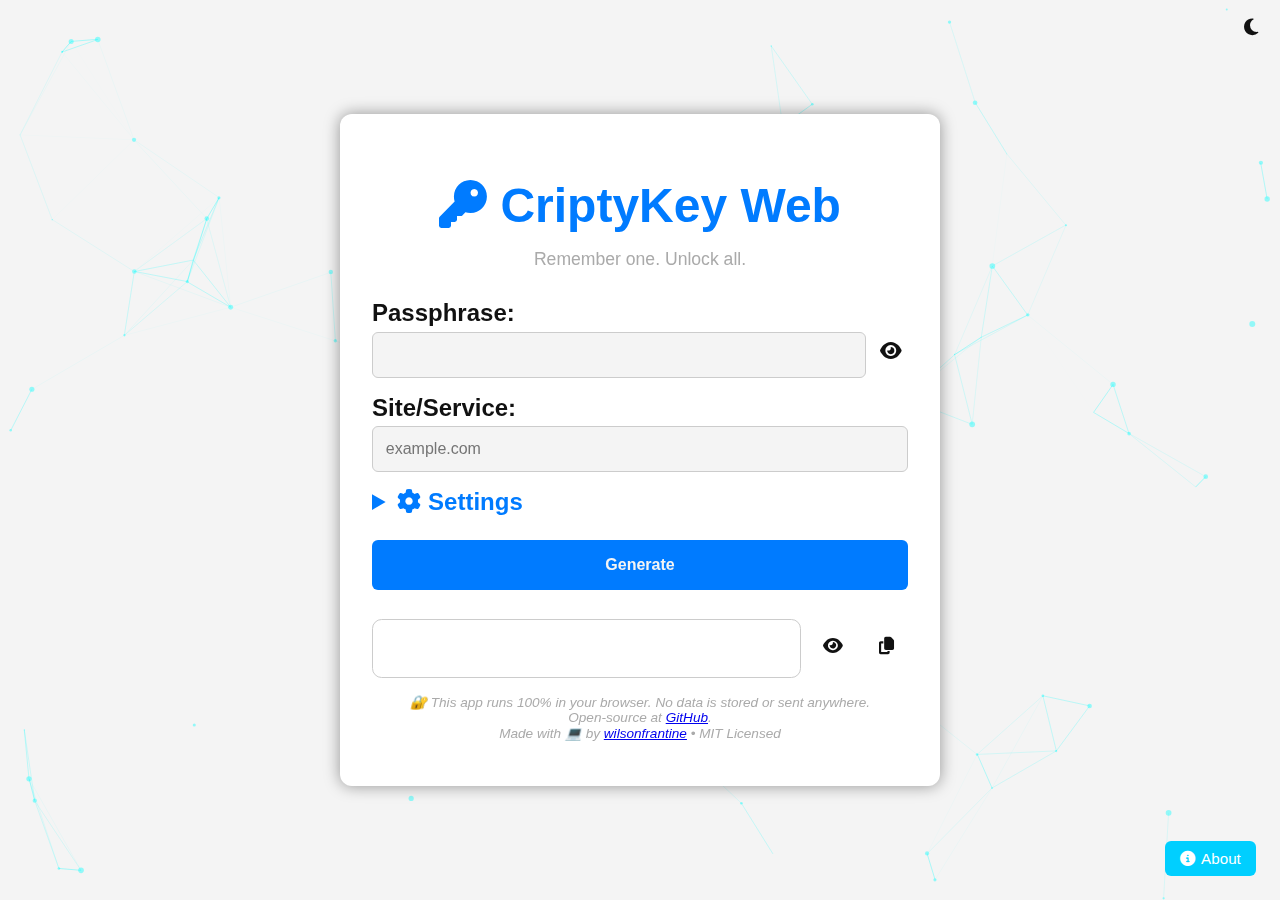
<file: docs/index.html>
<!DOCTYPE html>
<html lang="en">
<head>
  <meta charset="UTF-8" />
  <meta http-equiv="Content-Security-Policy" content="default-src 'self'; script-src 'self'; style-src 'self' 'unsafe-inline'; img-src 'self'; font-src 'self'; connect-src 'none';">
  <title>🔐 CriptyKey Web</title>
  <meta name="viewport" content="width=device-width, initial-scale=1.0" />
  <link rel="stylesheet" href="css/style.css" />
  <link rel="stylesheet" href="fonts/css/all.min.css">
</head>
<body class="theme-dark">
  <div id="particles-js"></div>

  <button id="theme-toggle" aria-label="Toggle theme">
    <i class="fas fa-moon"></i>
  </button>

  <main>
    <h1><i class="fas fa-key"></i> CriptyKey Web</h1>
    <p id="slogan" class="slogan">Remember one. Unlock all.</p>

    <form id="ckey-form" autocomplete="off" onsubmit="return false;">
      <label for="pass">Passphrase:</label>
      <div class="input-group">
        <input type="password" id="pass" autocomplete="new-password" />
        <button type="button" class="toggle-visibility" data-target="pass">
          <i class="fas fa-eye"></i>
        </button>
      </div>

      <label for="site">Site/Service:</label>
      <input type="text" id="site" placeholder="example.com" required />

      <details>
        <summary><i class="fas fa-gear"></i> Settings</summary>
        <label for="length">Length:</label>
        <input type="number" id="length" value="20" min="8" max="64" />

        <label for="style">Style:</label>
        <select id="style">
          <option value="default">default</option>
          <option value="alphanumeric">alphanumeric</option>
          <option value="ascii-only">ascii-only</option>
          <option value="strong-symbol">strong-symbol</option>
        </select>
      </details>

      <button type="submit" class="generate">Generate</button>
    </form>

    <div id="output-container" class="hidden">
      <input type="password" id="output" readonly />
      <button type="button" id="reveal-output">
        <i class="fas fa-eye"></i>
      </button>
      <button type="button" id="copy-output">
        <i class="fas fa-copy"></i>
      </button>
    </div>
    <p class="privacy-note">
      🔐 This app runs 100% in your browser. No data is stored or sent anywhere.<br />
      Open-source at <a href="https://github.com/wilsonfrantine/criptykey" target="_blank">GitHub</a>.
    </br> Made with 💻 by <a href="https://github.com/wilsonfrantine" target="_blank">wilsonfrantine</a> • MIT Licensed

    </p>
  </main>

  <button id="about-btn" class="about-link">
  <i class="fas fa-circle-info"></i> About
</button>

<div id="about-modal" class="modal hidden">
  <div class="modal-content">
    <span id="close-modal" class="close">&times;</span>
    <h2>🔐 About CriptyKey Web</h2>
    <p><strong>CriptyKey</strong> helps you create strong and unique passwords for each website or service — using just one phrase that only you know.</p>
    
    <p>Instead of remembering dozens of passwords, you just remember one sentence (your <em>passphrase</em>). CriptyKey uses that to generate secure passwords that are:</p>

    <ul>
      <li>🔒 Unique for each website</li>
      <li>⚡ Instantly generated — nothing is saved or sent anywhere</li>
      <li>🧠 Easy to use, no need to install or register</li>
    </ul>

    <p>You are always in control. Everything runs on your device, safely and privately.</p>
    
    <p>🔗 <a href="https://github.com/wilsonfrantine/CriptyKey" target="_blank">See how it works on GitHub</a></p>
  </div>
</div>



  <!-- Scripts -->
  <script src="js/particles.min.js"></script>
  <script src="js/theme.js"></script>
  <script src="js/visual.js"></script>
  <script src="js/particles.js"></script>
  <script type="module" src="js/app.js"></script>
</body>
</html>
</file>
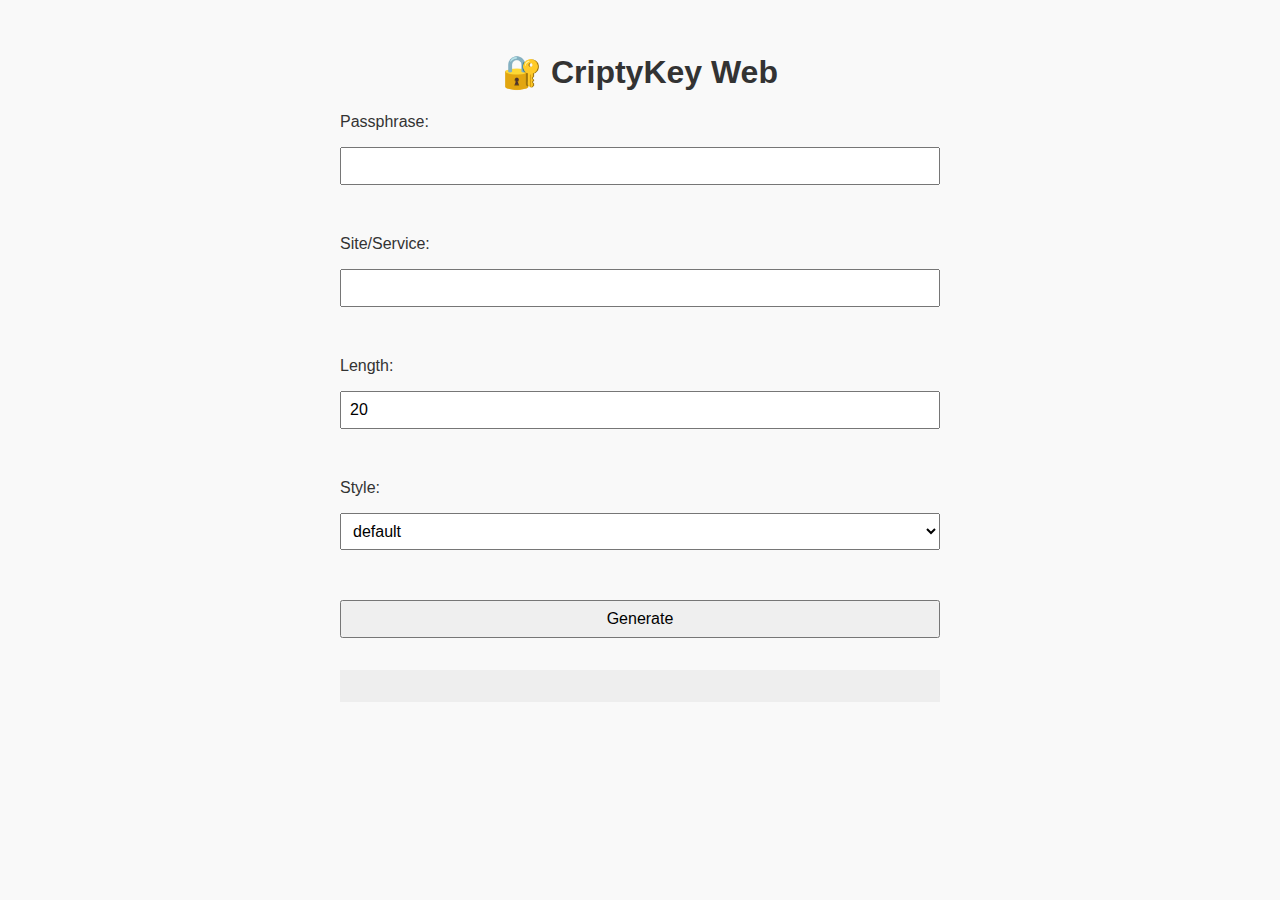
<file: web/index.html>
<!DOCTYPE html>
<html lang="en">
<head>
  <meta charset="UTF-8" />
  <meta name="viewport" content="width=device-width, initial-scale=1.0"/>
  <title>CriptyKey</title>
  <link rel="stylesheet" href="style.css"/>
</head>
<body>
  <h1>🔐 CriptyKey Web</h1>
  <form id="ckey-form">
    <label>Passphrase:</label><input type="password" id="pass" required /><br/>
    <label>Site/Service:</label><input type="text" id="site" required /><br/>
    <label>Length:</label><input type="number" id="length" value="20" /><br/>
    <label>Style:</label>
    <select id="style">
      <option value="default">default</option>
      <option value="alphanumeric">alphanumeric</option>
      <option value="strong-symbol">strong-symbol</option>
      <option value="ascii-only">ascii-only</option>
    </select><br/>
    <button type="submit">Generate</button>
  </form>
  <pre id="output"></pre>
  <script src="app.js"></script>
</body>
</html>
</file>
<file: docs/css/style.css>
:root {
  --bg: #f4f4f4;
  --text: #111;
  --input: #fff;
  --border: #ccc;
  --primary: #007bff;
  --font-size: 1rem;
  --form-scale: 1.5;
}

.theme-dark {
  --bg: #0d0f17;
  --text: #f4f4f4;
  --input: #1c1e26;
  --border: #333;
  --primary: #29d3e2;
}

* {
  box-sizing: border-box;
}

body {
  margin: 0;
  font-family: "Segoe UI", sans-serif;
  background: var(--bg);
  color: var(--text);
  height: 100vh;
  display: flex;
  align-items: center;
  justify-content: center;
  padding: 1rem;
  transition: background 0.3s, color 0.3s;
  font-size: calc(var(--font-size) * var(--form-scale));
}

#particles-js {
  position: fixed;
  top: 0; left: 0;
  width: 100%;
  height: 100%;
  z-index: -1;
  pointer-events: none;
}

main {
  background: var(--input);
  padding: 2rem;
  border-radius: 12px;
  width: min(90vw, 600px);
  min-width: 320px;
  box-shadow: 0 0 16px rgba(0, 0, 0, 0.4);
}

h1 {
  text-align: center;
  margin-bottom: 1.5rem;
  color: var(--primary);
}

form label {
  display: block;
  margin-top: 1rem;
  font-weight: bold;
}

input, select {
  width: 100%;
  padding: 0.8rem;
  border: 1px solid var(--border);
  border-radius: 6px;
  margin-top: 0.3rem;
  background: var(--bg);
  color: var(--text);
  font-size: 1rem;
}

button.generate {
  background: var(--primary);
  color: var(--bg);
  font-size: var(--font-size);
  border: none;
  margin-top: 1.5rem;
  width: 100%;
  padding: 1rem;
  font-weight: bold;
  border-radius: 6px;
  cursor: pointer;
}

.input-group {
  display: flex;
  align-items: center;
}

.input-group input {
  flex: 1;
  margin-right: 0.5rem;
}

.input-group button {
  background: none;
  border: none;
  cursor: pointer;
  color: var(--text);
  font-size: 1.2rem;
}

#output-container {
  display: flex;
  align-items: center;
  gap: 0.5rem;
  margin-top: 1.5rem;
}

#output-container input {
  flex: 1;
  padding: 0.6em 1em;
  border-radius: 0.4em;
  border: 1px solid var(--border);
  background-color: var(--input-bg);
  color: var(--text-color, --text);
  font-size: var(--font-size)*1.1;
  text-align: center;
}

#output-container button {
  background-color: var(--input);
  border: none;
  padding: 0.6em 0.8em;
  border-radius: 0.4em;
  cursor: pointer;
  color: var(--text);
  font-size: 1.1rem;
  display: flex;
  align-items: center;
  justify-content: center;
  transition: background 0.3s ease;
}

#output-container button:hover {
  background-color: var(--accent-color-hover, #00aacc);
}


/* theme toggle */

#theme-toggle {
  position: absolute;
  top: 1rem;
  right: 1rem;
  background: transparent;
  border: none;
  font-size: 1.2rem;
  color: var(--text);
  cursor: pointer;
}

details summary {
  cursor: pointer;
  margin-top: 1rem;
  font-weight: bold;
  color: var(--primary);
}

.hidden {
  display: none;
}


/* About section */

.about-link {
  position: fixed;
  bottom: 1.5rem;
  right: 1.5rem;
  background: var(--accent-color, #00cfff);
  border: none;
  padding: 0.6em 1em;
  border-radius: 0.4em;
  font-size: 0.95rem;
  color: white;
  cursor: pointer;
  z-index: 100;
  display: flex;
  align-items: center;
  gap: 0.4em;
}

.modal {
  position: fixed;
  top: 0;
  left: 0;
  width: 100%;
  height: 100%;
  background: rgba(0,0,0,0.6);
  backdrop-filter: blur(3px);
  display: flex;
  justify-content: center;
  align-items: center;
  z-index: 999;
}

.modal-content {
  background: var(--form-bg, #1f1f1f);
  padding: 2rem;
  border-radius: 8px;
  max-width: 500px;
  width: 90%;
  color: var(--text-color, #fff);
  box-shadow: 0 0 30px rgba(0, 0, 0, 0.4);
  position: relative;
}

.close {
  position: absolute;
  top: 0.5rem;
  right: 1rem;
  font-size: 1.5rem;
  color: var(--text-color, #ccc);
  cursor: pointer;
}

.modal.hidden {
  display: none;
}

.modal a {
  color: var(--accent-color, #00cfff);
  text-decoration: underline;
}


/* slongan */

.slogan {
  font-size: 1.1rem;
  font-weight: 500;
  color: var(--text-muted, #aaa);
  margin-top: -0.5rem;
  margin-bottom: 1.5rem;
  transition: opacity 0.8s ease;
  height: 1.5em;
  text-align: center;
}

/* privacy note */

.privacy-note {
  font-size: 0.85rem;
  color: var(--text-muted, #aaa);
  text-align: center;
  margin-top: 1rem;
  font-style: italic;
}

.footer-note {
  font-size: 0.75rem;
  text-align: center;
  margin-top: 2rem;
  color: var(--text-muted);
  font-style: italic;
}
.footer-note a {
  color: inherit;
  text-decoration: underline;
}
</file>
<file: web/style.css>
body {
  font-family: sans-serif;
  max-width: 600px;
  margin: auto;
  padding: 2rem;
  background: #f9f9f9;
  color: #333;
}
h1 {
  text-align: center;
}
form {
  display: flex;
  flex-direction: column;
  gap: 1rem;
}
input, select, button {
  font-size: 1rem;
  padding: 0.5rem;
}
pre {
  margin-top: 2rem;
  background: #eee;
  padding: 1rem;
  font-size: 1.2rem;
  word-break: break-all;
}
</file>
